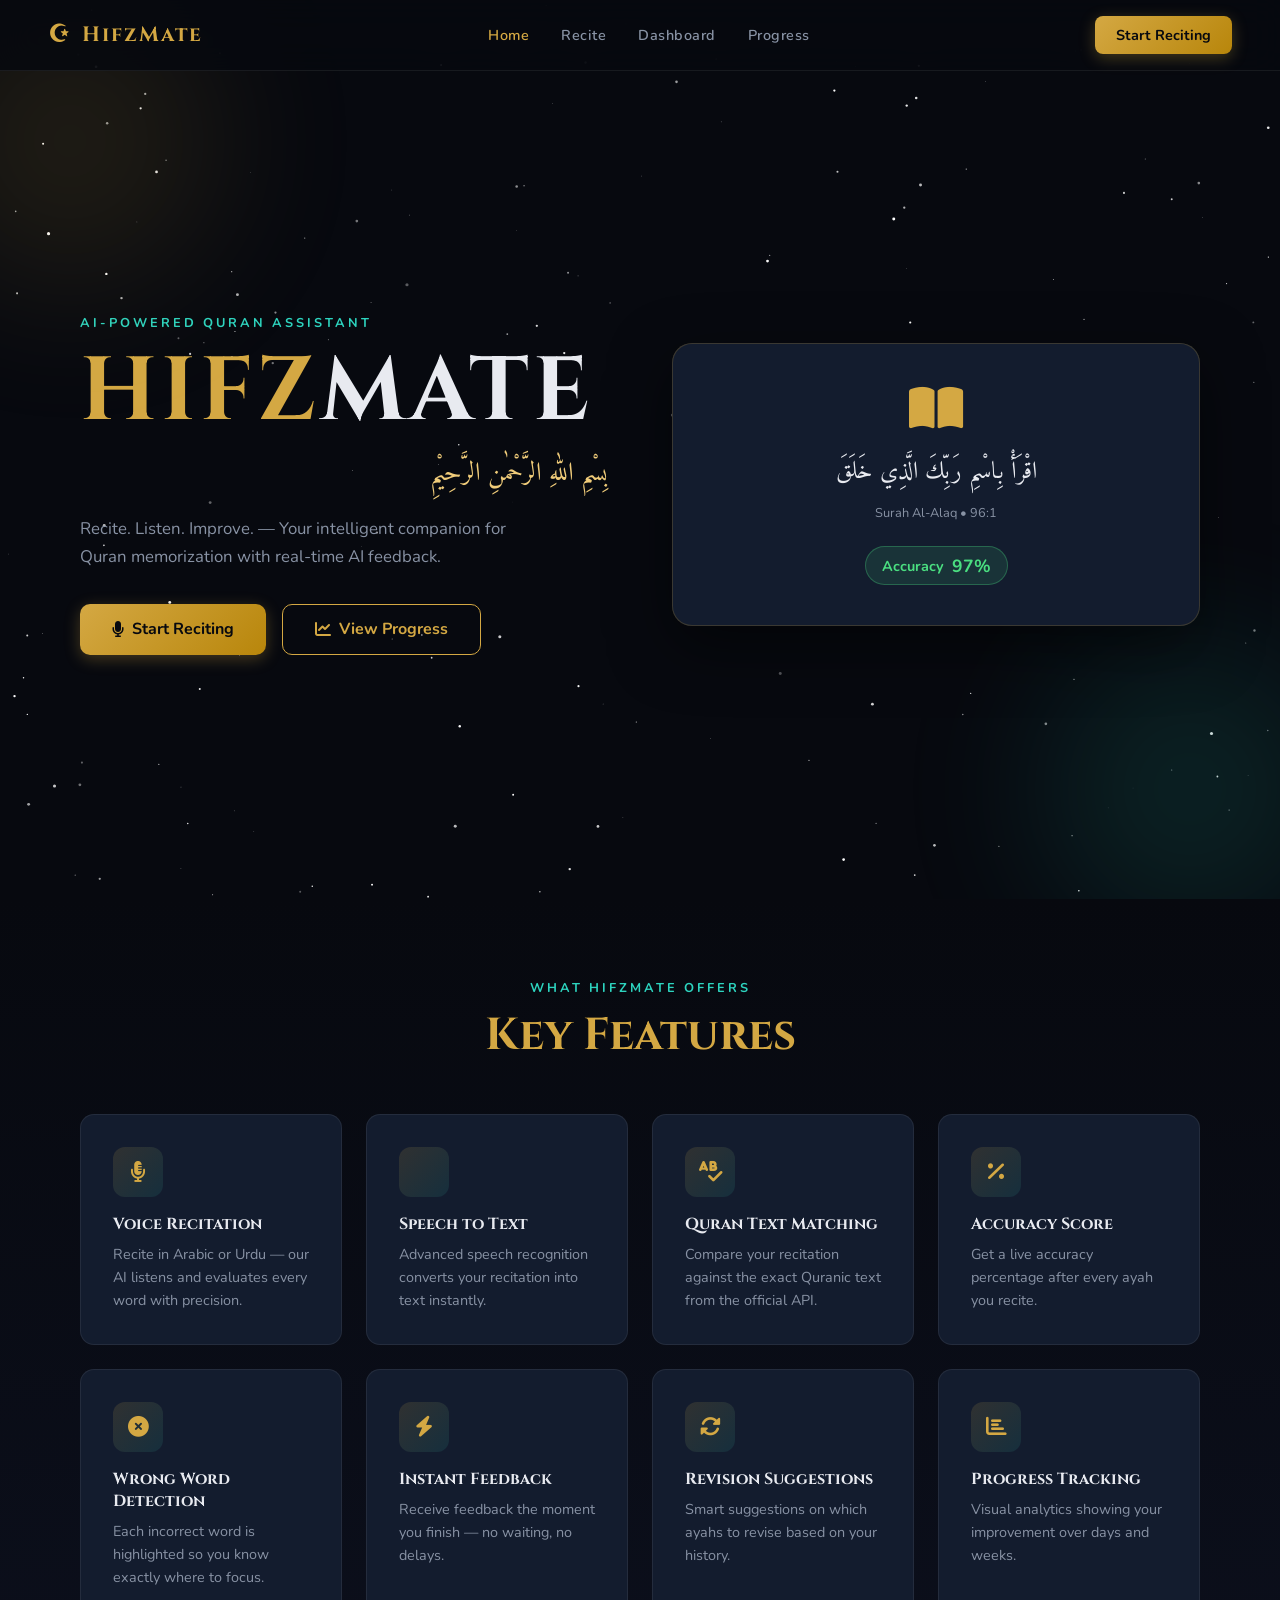
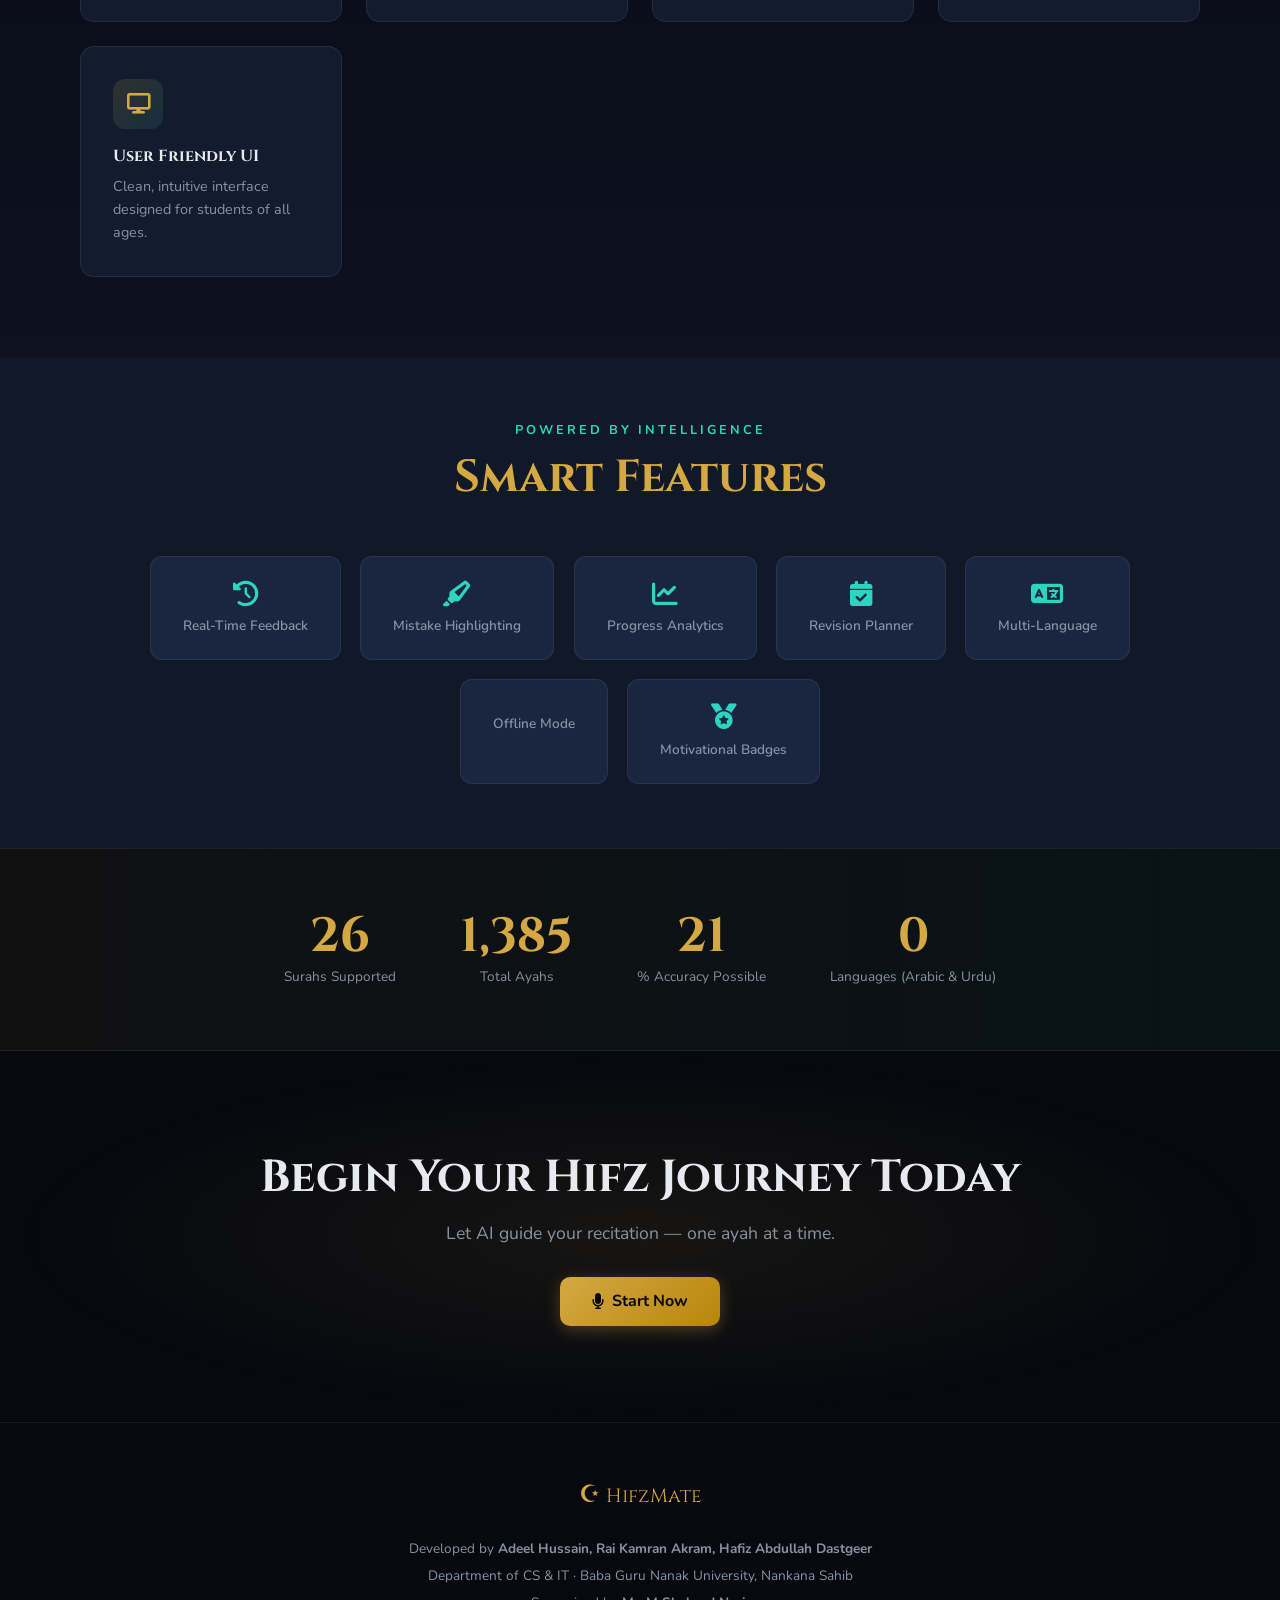
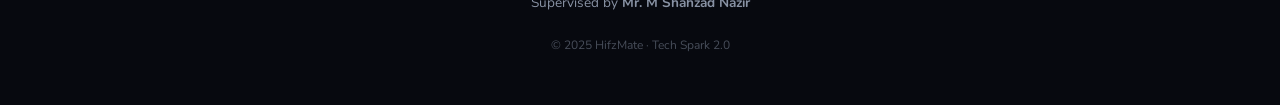
<file: templates/index.html>
<!DOCTYPE html>
<html lang="en" dir="ltr">
<head>
  <meta charset="UTF-8" />
  <meta name="viewport" content="width=device-width, initial-scale=1.0"/>
  <title>HifzMate — AI Quran Memorization Assistant</title>
  <link rel="stylesheet" href="../static/css/style.css" />
  <link href="https://fonts.googleapis.com/css2?family=Amiri:ital,wght@0,400;0,700;1,400&family=Cinzel:wght@400;600;700&family=Nunito:wght@300;400;600;700&display=swap" rel="stylesheet"/>
  <link rel="stylesheet" href="https://cdnjs.cloudflare.com/ajax/libs/font-awesome/6.5.0/css/all.min.css"/>
</head>
<body>

  <!-- ── Starfield Background ── -->
  <canvas id="starfield"></canvas>

  <!-- ── Navigation ── -->
  <nav class="navbar">
    <div class="nav-brand">
      <span class="brand-icon">☪</span>
      <span class="brand-text">HifzMate</span>
    </div>
    <ul class="nav-links">
      <li><a href="/" class="active">Home</a></li>
      <li><a href="/recite">Recite</a></li>
      <li><a href="/dashboard">Dashboard</a></li>
      <li><a href="/progress">Progress</a></li>
    </ul>
    <div class="nav-cta">
      <a href="/recite" class="btn-primary">Start Reciting</a>
    </div>
  </nav>

  <!-- ── Hero Section ── -->
  <section class="hero">
    <div class="hero-ornament top-left"></div>
    <div class="hero-ornament top-right"></div>

    <div class="hero-content">
      <p class="hero-label">AI-Powered Quran Assistant</p>
      <h1 class="hero-title">
        <span class="gold-text">HIFZ</span>MATE
      </h1>
      <p class="hero-arabic">بِسْمِ اللهِ الرَّحْمٰنِ الرَّحِيْمِ</p>
      <p class="hero-subtitle">
        Recite. Listen. Improve. — Your intelligent companion for<br/>
        Quran memorization with real-time AI feedback.
      </p>
      <div class="hero-buttons">
        <a href="/recite" class="btn-primary large">
          <i class="fas fa-microphone"></i> Start Reciting
        </a>
        <a href="/dashboard" class="btn-outline large">
          <i class="fas fa-chart-line"></i> View Progress
        </a>
      </div>
    </div>

    <div class="hero-visual">
      <div class="quran-card">
        <div class="quran-glow"></div>
        <div class="quran-icon-wrap">
          <i class="fas fa-book-open quran-icon"></i>
        </div>
        <p class="quran-verse" dir="rtl">
          اقْرَأْ بِاسْمِ رَبِّكَ الَّذِي خَلَقَ
        </p>
        <p class="quran-ref">Surah Al-Alaq • 96:1</p>
        <div class="accuracy-badge">
          <span class="acc-label">Accuracy</span>
          <span class="acc-value">97%</span>
        </div>
      </div>
    </div>
  </section>

  <!-- ── Features Section ── -->
  <section class="features" id="features">
    <div class="section-header">
      <p class="section-label">What HifzMate Offers</p>
      <h2 class="section-title">Key Features</h2>
    </div>

    <div class="features-grid">
      <div class="feature-card" style="--delay:0s">
        <div class="feature-icon"><i class="fas fa-microphone-lines"></i></div>
        <h3>Voice Recitation</h3>
        <p>Recite in Arabic or Urdu — our AI listens and evaluates every word with precision.</p>
      </div>
      <div class="feature-card" style="--delay:0.1s">
        <div class="feature-icon"><i class="fas fa-waveform-lines"></i></div>
        <h3>Speech to Text</h3>
        <p>Advanced speech recognition converts your recitation into text instantly.</p>
      </div>
      <div class="feature-card" style="--delay:0.2s">
        <div class="feature-icon"><i class="fas fa-spell-check"></i></div>
        <h3>Quran Text Matching</h3>
        <p>Compare your recitation against the exact Quranic text from the official API.</p>
      </div>
      <div class="feature-card" style="--delay:0.3s">
        <div class="feature-icon"><i class="fas fa-percent"></i></div>
        <h3>Accuracy Score</h3>
        <p>Get a live accuracy percentage after every ayah you recite.</p>
      </div>
      <div class="feature-card" style="--delay:0.4s">
        <div class="feature-icon"><i class="fas fa-circle-xmark"></i></div>
        <h3>Wrong Word Detection</h3>
        <p>Each incorrect word is highlighted so you know exactly where to focus.</p>
      </div>
      <div class="feature-card" style="--delay:0.5s">
        <div class="feature-icon"><i class="fas fa-bolt"></i></div>
        <h3>Instant Feedback</h3>
        <p>Receive feedback the moment you finish — no waiting, no delays.</p>
      </div>
      <div class="feature-card" style="--delay:0.6s">
        <div class="feature-icon"><i class="fas fa-rotate"></i></div>
        <h3>Revision Suggestions</h3>
        <p>Smart suggestions on which ayahs to revise based on your history.</p>
      </div>
      <div class="feature-card" style="--delay:0.7s">
        <div class="feature-icon"><i class="fas fa-chart-bar"></i></div>
        <h3>Progress Tracking</h3>
        <p>Visual analytics showing your improvement over days and weeks.</p>
      </div>
      <div class="feature-card" style="--delay:0.8s">
        <div class="feature-icon"><i class="fas fa-display"></i></div>
        <h3>User Friendly UI</h3>
        <p>Clean, intuitive interface designed for students of all ages.</p>
      </div>
    </div>
  </section>

  <!-- ── Smart Features ── -->
  <section class="smart-section">
    <div class="section-header">
      <p class="section-label">Powered by Intelligence</p>
      <h2 class="section-title">Smart Features</h2>
    </div>
    <div class="smart-grid">
      <div class="smart-card">
        <i class="fas fa-clock-rotate-left"></i>
        <span>Real-Time Feedback</span>
      </div>
      <div class="smart-card">
        <i class="fas fa-highlighter"></i>
        <span>Mistake Highlighting</span>
      </div>
      <div class="smart-card">
        <i class="fas fa-chart-line"></i>
        <span>Progress Analytics</span>
      </div>
      <div class="smart-card">
        <i class="fas fa-calendar-check"></i>
        <span>Revision Planner</span>
      </div>
      <div class="smart-card">
        <i class="fas fa-language"></i>
        <span>Multi-Language</span>
      </div>
      <div class="smart-card">
        <i class="fas fa-wifi-slash"></i>
        <span>Offline Mode</span>
      </div>
      <div class="smart-card">
        <i class="fas fa-medal"></i>
        <span>Motivational Badges</span>
      </div>
    </div>
  </section>

  <!-- ── Stats ── -->
  <section class="stats-section">
    <div class="stat-item">
      <span class="stat-number" data-target="114">0</span>
      <span class="stat-label">Surahs Supported</span>
    </div>
    <div class="stat-item">
      <span class="stat-number" data-target="6236">0</span>
      <span class="stat-label">Total Ayahs</span>
    </div>
    <div class="stat-item">
      <span class="stat-number" data-target="97">0</span>
      <span class="stat-label">% Accuracy Possible</span>
    </div>
    <div class="stat-item">
      <span class="stat-number" data-target="2">0</span>
      <span class="stat-label">Languages (Arabic & Urdu)</span>
    </div>
  </section>

  <!-- ── CTA ── -->
  <section class="cta-section">
    <div class="cta-content">
      <h2>Begin Your Hifz Journey Today</h2>
      <p>Let AI guide your recitation — one ayah at a time.</p>
      <a href="/recite" class="btn-primary large">
        <i class="fas fa-microphone"></i> Start Now
      </a>
    </div>
  </section>

  <!-- ── Footer ── -->
  <footer class="footer">
    <div class="footer-brand">
      <span class="brand-icon">☪</span> HifzMate
    </div>
    <p>Developed by <strong>Adeel Hussain, Rai Kamran Akram, Hafiz Abdullah Dastgeer</strong></p>
    <p>Department of CS & IT · Baba Guru Nanak University, Nankana Sahib</p>
    <p>Supervised by <strong>Mr. M Shahzad Nazir</strong></p>
    <p class="footer-copy">© 2025 HifzMate · Tech Spark 2.0</p>
  </footer>

  <script src="../static/js/app.js"></script>
</body>
</html>
</file>
<file: static/css/style.css>
/* ═══════════════════════════════════════════════
   HIFZMATE — Global Stylesheet
   Theme: Deep Night Sky · Gold & Teal Accents
   Fonts: Cinzel (display), Amiri (Arabic), Nunito (body)
═══════════════════════════════════════════════ */

/* ── Variables ── */
:root {
  --bg:         #07090f;
  --bg2:        #0d1120;
  --bg3:        #111827;
  --card:       #131c2e;
  --card2:      #1a2540;
  --border:     rgba(255,255,255,0.07);
  --gold:       #d4a843;
  --gold-light: #f0cc7a;
  --teal:       #2dd4bf;
  --teal-dark:  #14b8a6;
  --text:       #e8eaf0;
  --text-muted: #8892a4;
  --danger:     #f87171;
  --success:    #4ade80;
  --radius:     14px;
  --shadow:     0 8px 32px rgba(0,0,0,0.5);
}

/* ── Reset ── */
*, *::before, *::after { box-sizing: border-box; margin: 0; padding: 0; }
html { scroll-behavior: smooth; }
body {
  font-family: 'Nunito', sans-serif;
  background: var(--bg);
  color: var(--text);
  min-height: 100vh;
  overflow-x: hidden;
}
a { text-decoration: none; color: inherit; }
ul { list-style: none; }
button { cursor: pointer; font-family: inherit; }
input, select { font-family: inherit; }

/* ── Starfield Canvas ── */
#starfield {
  position: fixed;
  inset: 0;
  z-index: 0;
  pointer-events: none;
}

/* ── Everything above canvas ── */
nav, main, section, footer, .recite-main, .dashboard-main { position: relative; z-index: 1; }

/* ═══════════════════════════════════════════
   NAVBAR
═══════════════════════════════════════════ */
.navbar {
  display: flex;
  align-items: center;
  justify-content: space-between;
  padding: 1rem 3rem;
  background: rgba(7,9,15,0.85);
  backdrop-filter: blur(16px);
  border-bottom: 1px solid var(--border);
  position: sticky;
  top: 0;
  z-index: 100;
}
.nav-brand {
  display: flex;
  align-items: center;
  gap: 0.6rem;
  font-family: 'Cinzel', serif;
  font-size: 1.3rem;
  font-weight: 700;
  letter-spacing: 2px;
  color: var(--gold);
}
.brand-icon { font-size: 1.5rem; }
.nav-links { display: flex; gap: 2rem; }
.nav-links a {
  font-size: 0.9rem;
  font-weight: 600;
  color: var(--text-muted);
  letter-spacing: 0.5px;
  transition: color 0.2s;
}
.nav-links a:hover,
.nav-links a.active { color: var(--gold); }

/* ═══════════════════════════════════════════
   BUTTONS
═══════════════════════════════════════════ */
.btn-primary {
  display: inline-flex;
  align-items: center;
  gap: 0.5rem;
  padding: 0.55rem 1.3rem;
  background: linear-gradient(135deg, var(--gold), #b8860b);
  color: #07090f;
  font-weight: 700;
  font-size: 0.9rem;
  border: none;
  border-radius: 8px;
  transition: transform 0.15s, box-shadow 0.15s;
  box-shadow: 0 4px 16px rgba(212,168,67,0.3);
}
.btn-primary:hover { transform: translateY(-2px); box-shadow: 0 6px 24px rgba(212,168,67,0.45); }
.btn-primary.large { padding: 0.85rem 2rem; font-size: 1rem; border-radius: 10px; }

.btn-outline {
  display: inline-flex;
  align-items: center;
  gap: 0.5rem;
  padding: 0.55rem 1.3rem;
  background: transparent;
  color: var(--gold);
  font-weight: 700;
  font-size: 0.9rem;
  border: 1.5px solid var(--gold);
  border-radius: 8px;
  transition: background 0.2s, transform 0.15s;
}
.btn-outline:hover { background: rgba(212,168,67,0.1); transform: translateY(-1px); }
.btn-outline.large { padding: 0.85rem 2rem; font-size: 1rem; border-radius: 10px; }
.btn-outline.small { padding: 0.35rem 0.9rem; font-size: 0.8rem; }

/* ═══════════════════════════════════════════
   HERO
═══════════════════════════════════════════ */
.hero {
  min-height: 92vh;
  display: grid;
  grid-template-columns: 1fr 1fr;
  align-items: center;
  gap: 4rem;
  padding: 5rem 5rem;
  position: relative;
}
.hero-ornament {
  position: absolute;
  width: 300px;
  height: 300px;
  border-radius: 50%;
  filter: blur(80px);
  opacity: 0.12;
  pointer-events: none;
}
.hero-ornament.top-left  { top: -80px; left: -80px; background: var(--gold); }
.hero-ornament.top-right { bottom: -40px; right: -60px; background: var(--teal); }

.hero-label {
  font-size: 0.8rem;
  font-weight: 700;
  letter-spacing: 3px;
  text-transform: uppercase;
  color: var(--teal);
  margin-bottom: 1rem;
}
.hero-title {
  font-family: 'Cinzel', serif;
  font-size: clamp(3.5rem, 7vw, 6rem);
  font-weight: 700;
  line-height: 1;
  letter-spacing: 4px;
  color: var(--text);
  margin-bottom: 0.8rem;
}
.gold-text { color: var(--gold); }

.hero-arabic {
  font-family: 'Amiri', serif;
  font-size: 1.6rem;
  color: var(--gold-light);
  margin-bottom: 1.2rem;
  direction: rtl;
}
.hero-subtitle {
  font-size: 1.05rem;
  color: var(--text-muted);
  line-height: 1.7;
  margin-bottom: 2rem;
}
.hero-buttons { display: flex; gap: 1rem; flex-wrap: wrap; }

/* Quran Card */
.quran-card {
  background: var(--card);
  border: 1px solid rgba(212,168,67,0.2);
  border-radius: 20px;
  padding: 2.5rem;
  text-align: center;
  position: relative;
  box-shadow: 0 20px 60px rgba(0,0,0,0.5);
  animation: float 4s ease-in-out infinite;
}
@keyframes float {
  0%,100% { transform: translateY(0); }
  50%      { transform: translateY(-12px); }
}
.quran-glow {
  position: absolute;
  inset: -1px;
  border-radius: 20px;
  background: linear-gradient(135deg, rgba(212,168,67,0.15), rgba(45,212,191,0.08));
  z-index: -1;
}
.quran-icon-wrap { margin-bottom: 1rem; }
.quran-icon { font-size: 3rem; color: var(--gold); }
.quran-verse {
  font-family: 'Amiri', serif;
  font-size: 1.5rem;
  color: var(--text);
  line-height: 2;
  margin-bottom: 0.5rem;
}
.quran-ref { font-size: 0.8rem; color: var(--text-muted); margin-bottom: 1.5rem; }
.accuracy-badge {
  display: inline-flex;
  align-items: center;
  gap: 0.5rem;
  background: rgba(74,222,128,0.12);
  border: 1px solid rgba(74,222,128,0.3);
  color: var(--success);
  padding: 0.4rem 1rem;
  border-radius: 50px;
  font-size: 0.9rem;
  font-weight: 700;
}
.acc-value { font-size: 1.1rem; }

/* ═══════════════════════════════════════════
   SECTIONS SHARED
═══════════════════════════════════════════ */
.section-header { text-align: center; margin-bottom: 3rem; }
.section-label {
  font-size: 0.8rem;
  font-weight: 700;
  letter-spacing: 3px;
  text-transform: uppercase;
  color: var(--teal);
  margin-bottom: 0.5rem;
}
.section-title {
  font-family: 'Cinzel', serif;
  font-size: clamp(1.8rem, 4vw, 2.8rem);
  color: var(--gold);
}

/* ═══════════════════════════════════════════
   FEATURES GRID
═══════════════════════════════════════════ */
.features {
  padding: 5rem;
  background: linear-gradient(180deg, var(--bg) 0%, var(--bg2) 100%);
}
.features-grid {
  display: grid;
  grid-template-columns: repeat(auto-fit, minmax(260px, 1fr));
  gap: 1.5rem;
}
.feature-card {
  background: var(--card);
  border: 1px solid var(--border);
  border-radius: var(--radius);
  padding: 2rem;
  transition: transform 0.2s, border-color 0.2s, box-shadow 0.2s;
  animation: fadeUp 0.6s ease both;
  animation-delay: var(--delay, 0s);
}
.feature-card:hover {
  transform: translateY(-4px);
  border-color: rgba(212,168,67,0.3);
  box-shadow: 0 12px 40px rgba(0,0,0,0.4);
}
.feature-icon {
  width: 50px; height: 50px;
  background: linear-gradient(135deg, rgba(212,168,67,0.15), rgba(45,212,191,0.1));
  border-radius: 12px;
  display: flex; align-items: center; justify-content: center;
  font-size: 1.3rem;
  color: var(--gold);
  margin-bottom: 1rem;
}
.feature-card h3 {
  font-family: 'Cinzel', serif;
  font-size: 1rem;
  margin-bottom: 0.5rem;
  color: var(--text);
}
.feature-card p { font-size: 0.9rem; color: var(--text-muted); line-height: 1.6; }

@keyframes fadeUp {
  from { opacity: 0; transform: translateY(24px); }
  to   { opacity: 1; transform: translateY(0); }
}

/* ═══════════════════════════════════════════
   SMART FEATURES
═══════════════════════════════════════════ */
.smart-section {
  padding: 4rem 5rem;
  background: var(--bg3);
}
.smart-grid {
  display: flex;
  flex-wrap: wrap;
  justify-content: center;
  gap: 1.2rem;
}
.smart-card {
  display: flex;
  flex-direction: column;
  align-items: center;
  gap: 0.6rem;
  background: var(--card2);
  border: 1px solid var(--border);
  border-radius: 12px;
  padding: 1.5rem 2rem;
  min-width: 130px;
  font-size: 0.85rem;
  font-weight: 600;
  color: var(--text-muted);
  transition: all 0.2s;
}
.smart-card i { font-size: 1.6rem; color: var(--teal); }
.smart-card:hover { border-color: var(--teal); color: var(--text); transform: translateY(-3px); }

/* ═══════════════════════════════════════════
   STATS SECTION
═══════════════════════════════════════════ */
.stats-section {
  display: flex;
  justify-content: center;
  gap: 4rem;
  flex-wrap: wrap;
  padding: 4rem 5rem;
  background: linear-gradient(90deg, rgba(212,168,67,0.05) 0%, rgba(45,212,191,0.05) 100%);
  border-top: 1px solid var(--border);
  border-bottom: 1px solid var(--border);
}
.stat-item { text-align: center; }
.stat-number {
  display: block;
  font-family: 'Cinzel', serif;
  font-size: 3rem;
  font-weight: 700;
  color: var(--gold);
  line-height: 1;
}
.stat-label { font-size: 0.85rem; color: var(--text-muted); margin-top: 0.4rem; display: block; }

/* ═══════════════════════════════════════════
   CTA
═══════════════════════════════════════════ */
.cta-section {
  text-align: center;
  padding: 6rem 5rem;
  background: radial-gradient(ellipse at center, rgba(212,168,67,0.08) 0%, transparent 70%);
}
.cta-content h2 {
  font-family: 'Cinzel', serif;
  font-size: clamp(1.8rem, 4vw, 2.8rem);
  color: var(--text);
  margin-bottom: 0.8rem;
}
.cta-content p { color: var(--text-muted); font-size: 1.1rem; margin-bottom: 2rem; }

/* ═══════════════════════════════════════════
   FOOTER
═══════════════════════════════════════════ */
.footer {
  text-align: center;
  padding: 3rem 2rem;
  border-top: 1px solid var(--border);
  color: var(--text-muted);
  font-size: 0.85rem;
  line-height: 2;
}
.footer-brand {
  font-family: 'Cinzel', serif;
  font-size: 1.2rem;
  color: var(--gold);
  margin-bottom: 1rem;
}
.footer-copy { margin-top: 1rem; font-size: 0.75rem; opacity: 0.5; }

/* ═══════════════════════════════════════════
   RECITE PAGE
═══════════════════════════════════════════ */
.recite-main {
  max-width: 900px;
  margin: 0 auto;
  padding: 3rem 2rem 5rem;
  display: flex;
  flex-direction: column;
  gap: 2rem;
}

/* Selector Panel */
.selector-panel {
  background: var(--card);
  border: 1px solid var(--border);
  border-radius: var(--radius);
  padding: 1.8rem 2rem;
}
.panel-title {
  font-family: 'Cinzel', serif;
  font-size: 1.1rem;
  color: var(--gold);
  margin-bottom: 1.2rem;
  display: flex;
  align-items: center;
  gap: 0.5rem;
}
.selector-row {
  display: flex;
  gap: 1rem;
  align-items: flex-end;
  flex-wrap: wrap;
}
.select-group { display: flex; flex-direction: column; gap: 0.4rem; flex: 1; min-width: 120px; }
.select-group label { font-size: 0.8rem; font-weight: 700; color: var(--text-muted); letter-spacing: 0.5px; }
.select-group select,
.select-group input {
  background: var(--bg3);
  border: 1px solid var(--border);
  color: var(--text);
  padding: 0.6rem 0.9rem;
  border-radius: 8px;
  font-size: 0.9rem;
  outline: none;
  transition: border-color 0.2s;
}
.select-group select:focus,
.select-group input:focus { border-color: var(--gold); }

/* Verse Panel */
.verse-panel {
  background: var(--card);
  border: 1px solid rgba(212,168,67,0.2);
  border-radius: var(--radius);
  padding: 2rem;
  min-height: 180px;
}
.verse-loader { text-align: center; padding: 3rem; color: var(--text-muted); }
.loader-ring {
  width: 40px; height: 40px;
  border: 3px solid var(--border);
  border-top-color: var(--gold);
  border-radius: 50%;
  animation: spin 0.8s linear infinite;
  margin: 0 auto 1rem;
}
@keyframes spin { to { transform: rotate(360deg); } }

.verse-header {
  display: flex;
  justify-content: space-between;
  align-items: center;
  margin-bottom: 1.5rem;
}
.verse-ref {
  font-size: 0.85rem;
  color: var(--teal);
  font-weight: 700;
  letter-spacing: 0.5px;
}
.audio-btn {
  background: rgba(45,212,191,0.1);
  border: 1px solid rgba(45,212,191,0.3);
  color: var(--teal);
  padding: 0.4rem 1rem;
  border-radius: 8px;
  font-size: 0.85rem;
  font-weight: 600;
  display: flex;
  align-items: center;
  gap: 0.4rem;
  transition: background 0.2s;
}
.audio-btn:hover { background: rgba(45,212,191,0.2); }
.arabic-text {
  font-family: 'Amiri', serif;
  font-size: 2.2rem;
  line-height: 2;
  color: var(--text);
  text-align: right;
  margin-bottom: 1rem;
}
.urdu-text {
  font-family: 'Amiri', serif;
  font-size: 1.2rem;
  color: var(--text-muted);
  text-align: right;
  direction: rtl;
  margin-bottom: 1.5rem;
}
.highlighted-words { display: flex; flex-wrap: wrap; gap: 0.5rem; direction: rtl; justify-content: flex-end; }
.word-token {
  font-family: 'Amiri', serif;
  font-size: 1.3rem;
  padding: 0.2rem 0.5rem;
  border-radius: 6px;
  background: var(--bg3);
  border: 1px solid var(--border);
}
.word-token.correct  { background: rgba(74,222,128,0.1);  border-color: rgba(74,222,128,0.4);  color: var(--success); }
.word-token.wrong    { background: rgba(248,113,113,0.1); border-color: rgba(248,113,113,0.4); color: var(--danger); text-decoration: line-through; }
.word-token.missing  { background: rgba(251,191,36,0.1);  border-color: rgba(251,191,36,0.4);  color: #fbbf24; }

/* Record Panel */
.record-panel {
  background: var(--card);
  border: 1px solid var(--border);
  border-radius: var(--radius);
  padding: 2rem;
  text-align: center;
}
#recordStatus { color: var(--text-muted); font-size: 0.95rem; margin-bottom: 1.5rem; }
.waveform-wrap {
  background: var(--bg3);
  border-radius: 8px;
  overflow: hidden;
  margin-bottom: 1.5rem;
  height: 60px;
}
#waveform { display: block; width: 100%; height: 60px; }

.mic-button {
  width: 90px; height: 90px;
  border-radius: 50%;
  background: linear-gradient(135deg, var(--gold), #b8860b);
  border: none;
  font-size: 1.8rem;
  color: #07090f;
  position: relative;
  margin: 0 auto 1.5rem;
  display: flex;
  align-items: center;
  justify-content: center;
  transition: transform 0.15s;
  box-shadow: 0 8px 32px rgba(212,168,67,0.4);
}
.mic-button:hover { transform: scale(1.05); }
.mic-button.recording { background: linear-gradient(135deg, var(--danger), #dc2626); }
.mic-button.recording .mic-ripple {
  position: absolute;
  inset: -8px;
  border-radius: 50%;
  border: 2px solid var(--danger);
  animation: ripple 1s ease-out infinite;
}
@keyframes ripple {
  0%   { transform: scale(1); opacity: 0.8; }
  100% { transform: scale(1.5); opacity: 0; }
}
.record-controls { display: flex; justify-content: center; gap: 1rem; }

/* Feedback Panel */
.feedback-panel {
  background: var(--card);
  border: 1px solid rgba(212,168,67,0.25);
  border-radius: var(--radius);
  padding: 2rem;
}
.feedback-header {
  display: flex;
  justify-content: space-between;
  align-items: center;
  margin-bottom: 2rem;
}
.feedback-header h3 {
  font-family: 'Cinzel', serif;
  color: var(--gold);
  display: flex;
  align-items: center;
  gap: 0.5rem;
}
.accuracy-ring-wrap {
  position: relative;
  width: 140px;
  margin: 0 auto 1.5rem;
}
.accuracy-ring { width: 140px; height: 140px; transform: rotate(-90deg); }
.ring-bg  { fill: none; stroke: var(--bg3);  stroke-width: 8; }
.ring-fill {
  fill: none;
  stroke: var(--gold);
  stroke-width: 8;
  stroke-linecap: round;
  stroke-dasharray: 314;
  stroke-dashoffset: 314;
  transition: stroke-dashoffset 1s ease;
}
.accuracy-text {
  position: absolute;
  inset: 0;
  display: flex;
  flex-direction: column;
  align-items: center;
  justify-content: center;
  font-family: 'Cinzel', serif;
  font-size: 1.8rem;
  font-weight: 700;
  color: var(--gold);
  line-height: 1;
}
.accuracy-text small { font-size: 0.7rem; color: var(--text-muted); font-family: 'Nunito', sans-serif; margin-top: 2px; }
.feedback-msg { text-align: center; font-size: 1.1rem; color: var(--text); margin-bottom: 1.5rem; }
.mistakes-list { display: flex; flex-direction: column; gap: 0.6rem; margin-bottom: 1.5rem; }
.mistake-row {
  display: flex;
  align-items: center;
  gap: 1rem;
  background: var(--bg3);
  border-radius: 8px;
  padding: 0.6rem 1rem;
  font-size: 0.9rem;
}
.mistake-pos { font-weight: 700; color: var(--text-muted); min-width: 32px; }
.mistake-wrong  { color: var(--danger); font-family: 'Amiri', serif; font-size: 1.1rem; }
.mistake-arrow  { color: var(--text-muted); }
.mistake-correct { color: var(--success); font-family: 'Amiri', serif; font-size: 1.1rem; }
.feedback-actions { display: flex; justify-content: center; gap: 1rem; }

/* ═══════════════════════════════════════════
   DASHBOARD PAGE
═══════════════════════════════════════════ */
.dashboard-main {
  max-width: 1200px;
  margin: 0 auto;
  padding: 3rem 2rem 5rem;
}
.dash-header {
  margin-bottom: 2.5rem;
}
.dash-header h1 {
  font-family: 'Cinzel', serif;
  font-size: 2rem;
  color: var(--gold);
}
.dash-header p { color: var(--text-muted); margin-top: 0.3rem; }

/* Stats Row */
.dash-stats {
  display: grid;
  grid-template-columns: repeat(auto-fit, minmax(180px, 1fr));
  gap: 1.2rem;
  margin-bottom: 2rem;
}
.dash-stat-card {
  background: var(--card);
  border: 1px solid var(--border);
  border-radius: var(--radius);
  padding: 1.5rem;
  display: flex;
  align-items: center;
  gap: 1rem;
  transition: border-color 0.2s;
}
.dash-stat-card:hover { border-color: rgba(212,168,67,0.3); }
.dash-stat-card i { font-size: 1.8rem; color: var(--gold); }
.stat-big { display: block; font-family: 'Cinzel', serif; font-size: 1.8rem; font-weight: 700; color: var(--text); }
.stat-lbl { font-size: 0.8rem; color: var(--text-muted); }

/* Charts */
.charts-row {
  display: grid;
  grid-template-columns: 2fr 1fr;
  gap: 1.2rem;
  margin-bottom: 2rem;
}
.chart-card {
  background: var(--card);
  border: 1px solid var(--border);
  border-radius: var(--radius);
  padding: 1.5rem;
}
.chart-card.wide {}
.chart-card h3 {
  font-family: 'Cinzel', serif;
  font-size: 0.95rem;
  color: var(--gold);
  margin-bottom: 1.2rem;
  display: flex;
  align-items: center;
  gap: 0.5rem;
}

/* Sessions Table */
.sessions-card {
  background: var(--card);
  border: 1px solid var(--border);
  border-radius: var(--radius);
  padding: 1.5rem;
  margin-bottom: 2rem;
  overflow-x: auto;
}
.sessions-card h3 {
  font-family: 'Cinzel', serif;
  font-size: 0.95rem;
  color: var(--gold);
  margin-bottom: 1.2rem;
  display: flex;
  align-items: center;
  gap: 0.5rem;
}
.sessions-table { width: 100%; border-collapse: collapse; font-size: 0.88rem; }
.sessions-table th {
  text-align: left;
  padding: 0.7rem 1rem;
  color: var(--text-muted);
  font-weight: 700;
  letter-spacing: 0.5px;
  border-bottom: 1px solid var(--border);
}
.sessions-table td {
  padding: 0.7rem 1rem;
  border-bottom: 1px solid var(--border);
  color: var(--text);
}
.sessions-table tr:last-child td { border-bottom: none; }
.sessions-table tr:hover td { background: var(--bg3); }
.status-good  { color: var(--success); font-weight: 700; }
.status-avg   { color: var(--gold);    font-weight: 700; }
.status-poor  { color: var(--danger);  font-weight: 700; }

/* Badges */
.badges-card {
  background: var(--card);
  border: 1px solid var(--border);
  border-radius: var(--radius);
  padding: 1.5rem;
  margin-bottom: 2rem;
}
.badges-card h3 {
  font-family: 'Cinzel', serif;
  font-size: 0.95rem;
  color: var(--gold);
  margin-bottom: 1.2rem;
  display: flex;
  align-items: center;
  gap: 0.5rem;
}
.badges-grid { display: flex; flex-wrap: wrap; gap: 1rem; }
.badge-item {
  display: flex;
  flex-direction: column;
  align-items: center;
  gap: 0.4rem;
  width: 90px;
  padding: 1rem 0.5rem;
  border-radius: 12px;
  border: 1px solid var(--border);
  background: var(--bg3);
  font-size: 0.75rem;
  color: var(--text-muted);
  filter: grayscale(1);
  opacity: 0.4;
  transition: all 0.3s;
}
.badge-item i { font-size: 1.6rem; }
.badge-item.earned {
  filter: none;
  opacity: 1;
  border-color: rgba(212,168,67,0.4);
  color: var(--gold);
  background: rgba(212,168,67,0.08);
}

/* Revision Planner */
.planner-card {
  background: var(--card);
  border: 1px solid var(--border);
  border-radius: var(--radius);
  padding: 1.5rem;
}
.planner-card h3 {
  font-family: 'Cinzel', serif;
  font-size: 0.95rem;
  color: var(--gold);
  margin-bottom: 0.5rem;
  display: flex;
  align-items: center;
  gap: 0.5rem;
}
.planner-sub { font-size: 0.85rem; color: var(--text-muted); margin-bottom: 1rem; }
.revision-list { display: flex; flex-direction: column; gap: 0.6rem; }
.revision-item {
  display: flex;
  align-items: center;
  justify-content: space-between;
  background: var(--bg3);
  border-radius: 8px;
  padding: 0.7rem 1rem;
  font-size: 0.9rem;
}
.revision-item .rev-info { color: var(--text); }
.revision-item .rev-acc  { font-weight: 700; }
.revision-item .rev-acc.low  { color: var(--danger); }
.revision-item .rev-acc.mid  { color: var(--gold); }
.revision-item .rev-acc.high { color: var(--success); }

/* ═══════════════════════════════════════════
   RESPONSIVE
═══════════════════════════════════════════ */
@media (max-width: 900px) {
  .hero { grid-template-columns: 1fr; padding: 3rem 2rem; text-align: center; }
  .hero-visual { display: none; }
  .hero-buttons { justify-content: center; }
  .features, .smart-section, .stats-section, .cta-section { padding: 3rem 1.5rem; }
  .stats-section { gap: 2rem; }
  .navbar { padding: 1rem 1.5rem; }
  .nav-links { display: none; }
  .charts-row { grid-template-columns: 1fr; }
}

/* ═══════════════════════════════════════════
   ADDITIONS — Urdu toggle, heatmap, spoken
═══════════════════════════════════════════ */

/* Verse header buttons row */
.verse-header-btns {
  display: flex;
  gap: 0.6rem;
  align-items: center;
  flex-wrap: wrap;
}

/* Urdu toggle button */
.urdu-toggle-btn {
  display: inline-flex;
  align-items: center;
  gap: 0.4rem;
  background: rgba(45,212,191,0.1);
  border: 1px solid rgba(45,212,191,0.3);
  color: var(--teal);
  padding: 0.4rem 0.9rem;
  border-radius: 8px;
  font-size: 0.82rem;
  font-weight: 600;
  cursor: pointer;
  transition: background 0.2s;
  font-family: inherit;
}
.urdu-toggle-btn:hover { background: rgba(45,212,191,0.2); }

/* Spoken text display */
.spoken-display {
  text-align: center;
  font-size: 0.88rem;
  color: var(--text-muted);
  font-style: italic;
  margin-bottom: 1rem;
  min-height: 1.2em;
}

/* Heatmap grid */
.heatmap-grid {
  display: flex;
  flex-wrap: wrap;
  gap: 5px;
  margin-bottom: 0.8rem;
}
.hm-box {
  width: 22px; height: 22px;
  border-radius: 4px;
  display: inline-block;
}
.hm-0 { background: var(--bg3); border: 1px solid var(--border); }
.hm-1 { background: rgba(212,168,67,0.25); }
.hm-2 { background: rgba(212,168,67,0.55); }
.hm-3 { background: rgba(212,168,67,0.9); }

.heatmap-legend {
  display: flex;
  align-items: center;
  gap: 0.5rem;
  font-size: 0.8rem;
  color: var(--text-muted);
}
.heatmap-legend .hm-box { width: 14px; height: 14px; }

/* Fix: index.html and other templates use url_for */
</file>
